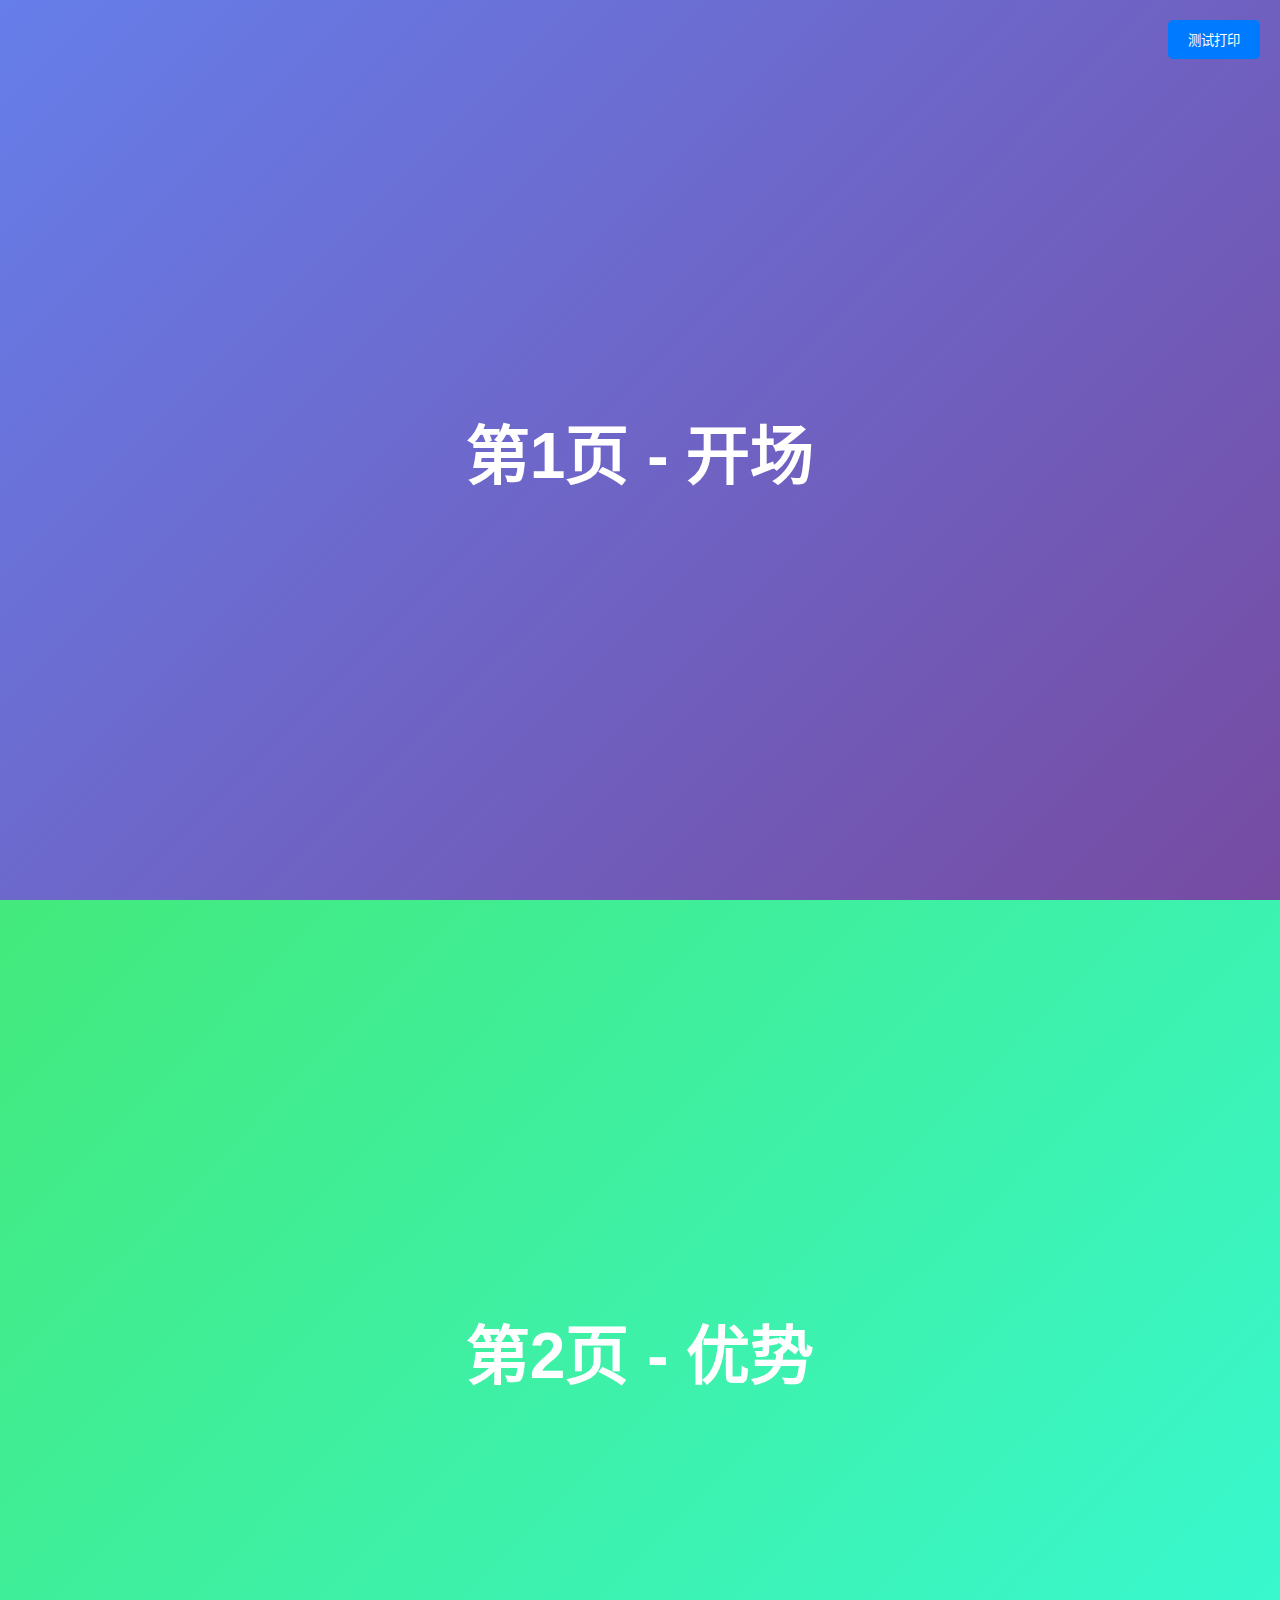
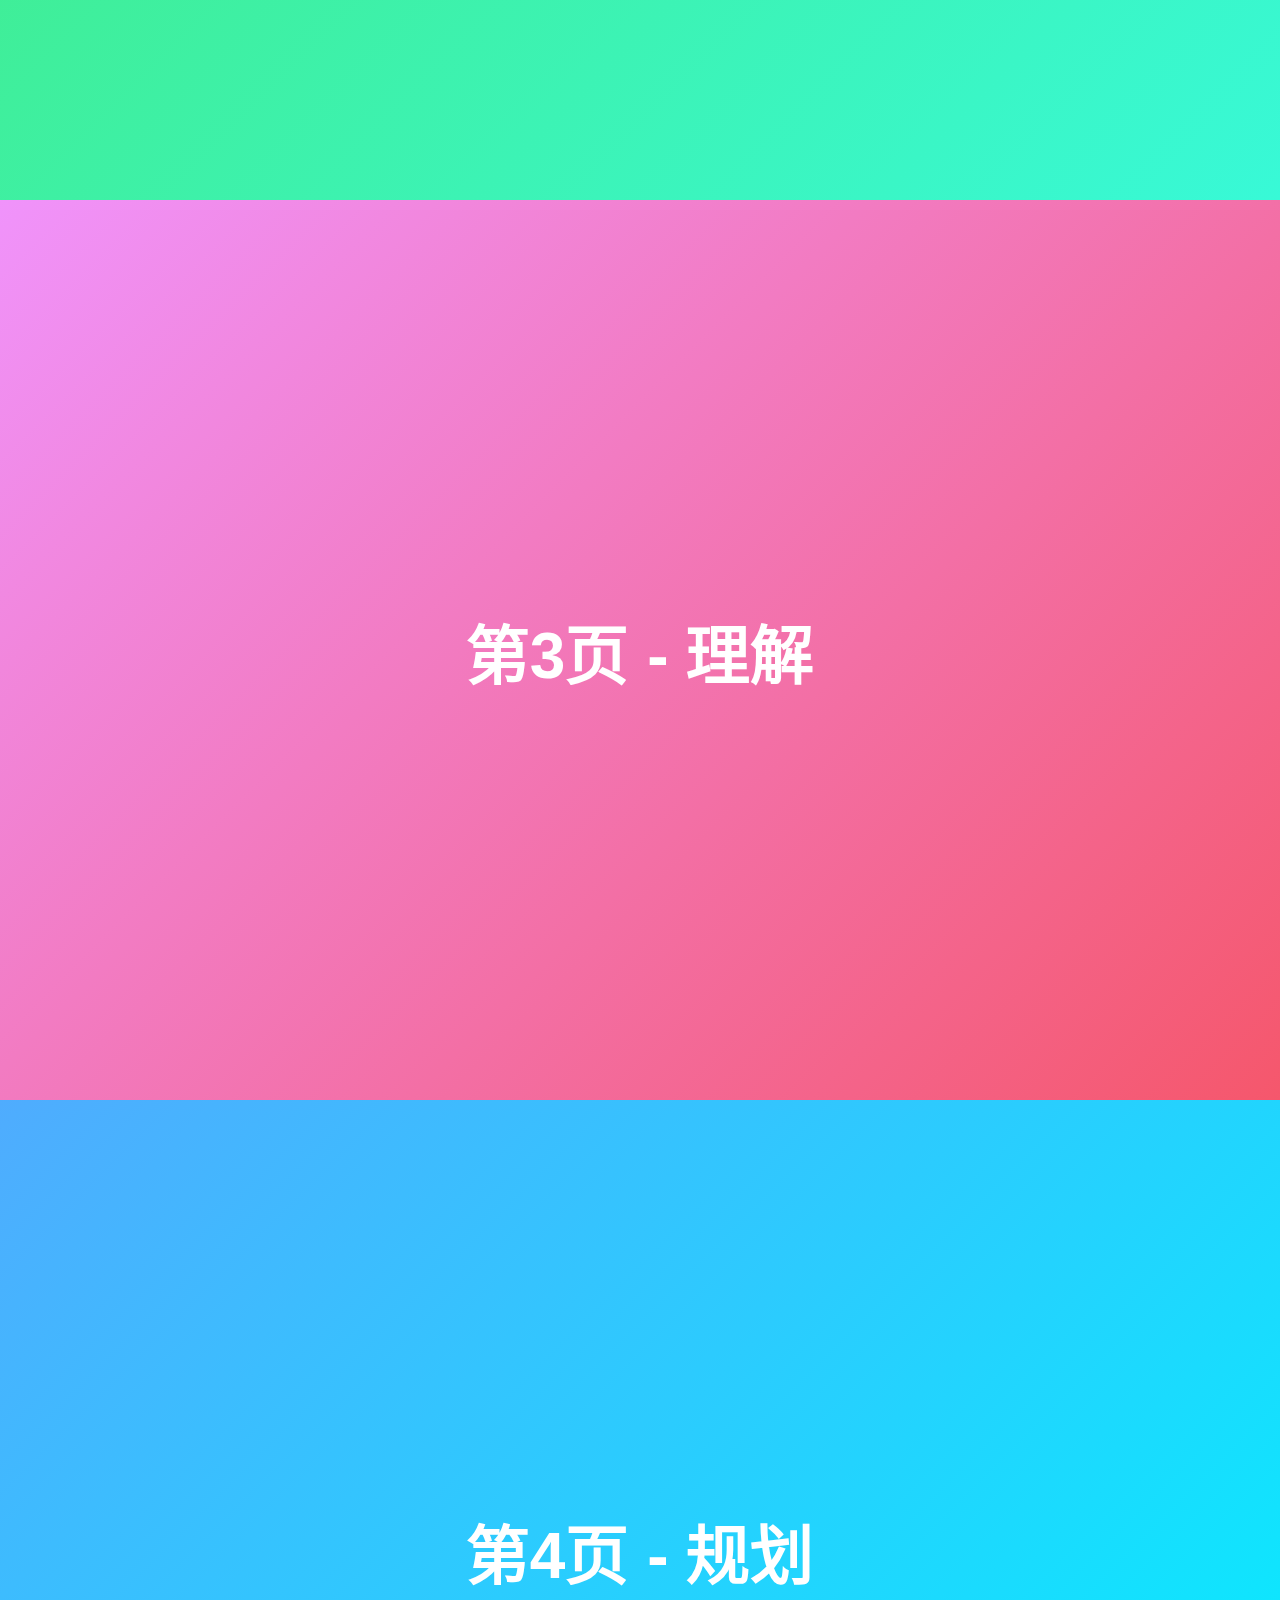
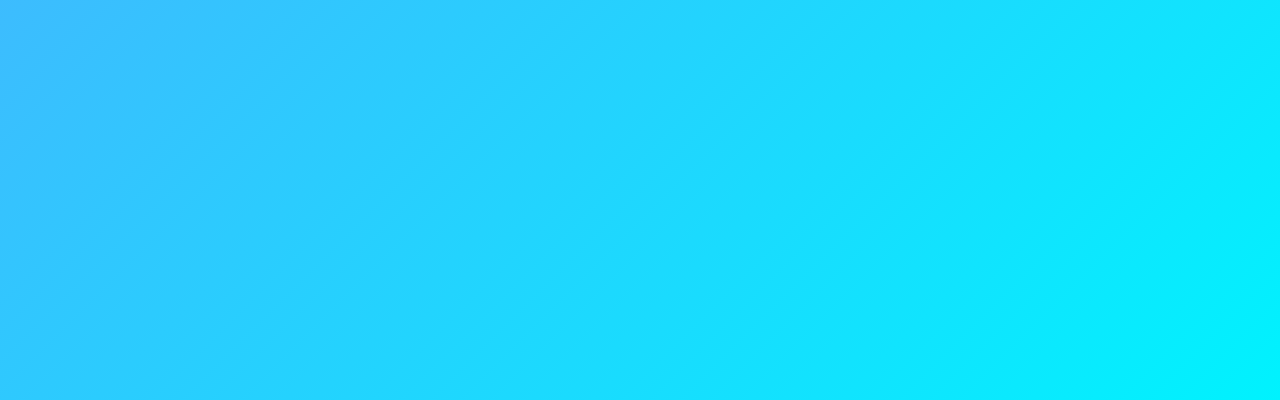
<file: test-print.html>
<!DOCTYPE html>
<html lang="zh-CN">
<head>
    <meta charset="UTF-8">
    <meta name="viewport" content="width=device-width, initial-scale=1.0">
    <title>分页测试</title>
    <style>
        * {
            margin: 0;
            padding: 0;
            box-sizing: border-box;
        }
        
        body {
            font-family: 'Segoe UI', sans-serif;
            background: #f0f0f0;
        }
        
        .page {
            width: 100vw;
            height: 100vh;
            display: flex;
            align-items: center;
            justify-content: center;
            font-size: 2rem;
            color: white;
            text-align: center;
        }
        
        .page1 { background: linear-gradient(135deg, #667eea 0%, #764ba2 100%); }
        .page2 { background: linear-gradient(135deg, #43e97b 0%, #38f9d7 100%); }
        .page3 { background: linear-gradient(135deg, #f093fb 0%, #f5576c 100%); }
        .page4 { background: linear-gradient(135deg, #4facfe 0%, #00f2fe 100%); }
        
        @media print {
            * {
                -webkit-print-color-adjust: exact !important;
                color-adjust: exact !important;
                print-color-adjust: exact !important;
            }
            
            @page {
                size: A4 landscape;
                margin: 0;
            }
            
            .page {
                page-break-before: always;
                page-break-after: always;
                page-break-inside: avoid;
                width: 100%;
                height: 100vh;
                margin: 0;
                padding: 20mm;
                display: flex;
                align-items: center;
                justify-content: center;
            }
            
            .page:first-child {
                page-break-before: auto;
            }
        }
    </style>
</head>
<body>
    <div class="page page1">
        <h1>第1页 - 开场</h1>
    </div>
    
    <div class="page page2">
        <h1>第2页 - 优势</h1>
    </div>
    
    <div class="page page3">
        <h1>第3页 - 理解</h1>
    </div>
    
    <div class="page page4">
        <h1>第4页 - 规划</h1>
    </div>
    
    <script>
        function testPrint() {
            window.print();
        }
        
        // 添加按钮
        const btn = document.createElement('button');
        btn.textContent = '测试打印';
        btn.style.position = 'fixed';
        btn.style.top = '20px';
        btn.style.right = '20px';
        btn.style.zIndex = '9999';
        btn.style.padding = '10px 20px';
        btn.style.background = '#007bff';
        btn.style.color = 'white';
        btn.style.border = 'none';
        btn.style.borderRadius = '5px';
        btn.style.cursor = 'pointer';
        btn.onclick = testPrint;
        document.body.appendChild(btn);
    </script>
</body>
</html>
</file>
